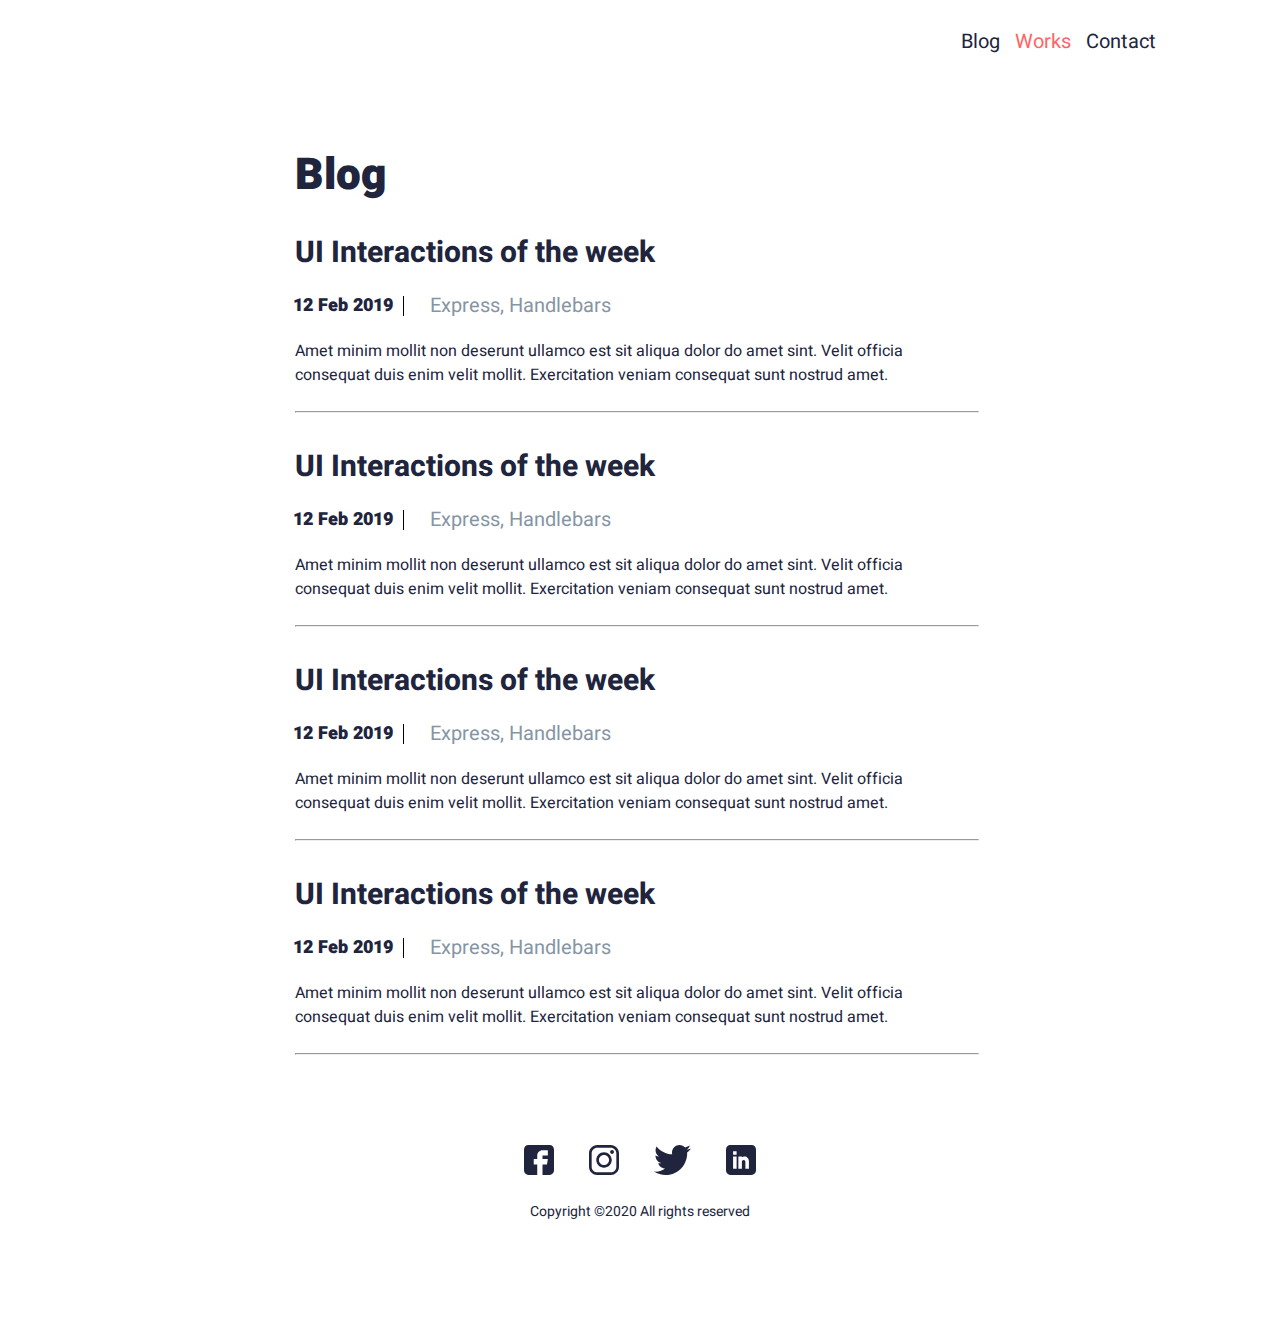
<file: HTML/blog.html>
<!DOCTYPE html>
<html lang="en">
  <head>
    <meta charset="UTF-8" />
    <meta http-equiv="X-UA-Compatible" content="IE=edge" />
    <meta name="viewport" content="width=device-width, initial-scale=1.0" />
    <title>Work</title>
    <link rel="stylesheet" href="../css/styles.css">
</head>
  </head>
  <body>
    <header class="header">
      <div class="container">
        <nav class="header__navigation">
          <ul class="header__list">
            <li class="header__list-item">
              <a class="header__list-link" href="./blog.html">Blog</a>
            </li>
            <li class="header__list-item">
              <a class="header__list-link header__list--active" href="./work.html">Works</a>
            </li>
            <li class="header__list-item">
              <a class="header__list-link" href="#">Contact</a>
            </li>
          </ul>
        </nav>

        <button class="header__menu"></button>
      </div>
    </header>

    <main class="main">
      <section class="main__section">
        <div class="container">
          <h2 class="main__section-title">Blog</h2>

          <ul class="main__section-list">
            <li class="main__section-list-item">
              <a class="main__section-list-link" href="./HTML/Work-Detail.html">                

                <div class="main__section-info">
                  <h3 class="main__section-list-title">UI Interactions of the week</h3>
                  <div class="main__section-list-info">
                    <p class="main__blog-list-date">12 Feb 2019</p>
                    <p class="main__section-list-info-text">Express, Handlebars</p>
                  </div>
                  <p class="main__blog-list-text">Amet minim mollit non deserunt ullamco est sit aliqua dolor do amet sint. Velit officia consequat duis enim velit mollit. Exercitation veniam consequat sunt nostrud amet.</p>
                </div>
              </a>
            </li>
          </ul>

          <hr class="main__blog-hr">

          <ul class="main__section-list">
            <li class="main__section-list-item">
              <a class="main__section-list-link" href="./HTML/Work-Detail.html">                

                <div class="main__section-info">
                  <h3 class="main__section-list-title">UI Interactions of the week</h3>
                  <div class="main__section-list-info">
                    <p class="main__blog-list-date">12 Feb 2019</p>
                    <p class="main__section-list-info-text">Express, Handlebars</p>
                  </div>
                  <p class="main__blog-list-text">Amet minim mollit non deserunt ullamco est sit aliqua dolor do amet sint. Velit officia consequat duis enim velit mollit. Exercitation veniam consequat sunt nostrud amet.</p>
                </div>
              </a>
            </li>
          </ul>

          <hr class="main__blog-hr">

          <ul class="main__section-list">
            <li class="main__section-list-item">
              <a class="main__section-list-link" href="./HTML/Work-Detail.html">                

                <div class="main__section-info">
                  <h3 class="main__section-list-title">UI Interactions of the week</h3>
                  <div class="main__section-list-info">
                    <p class="main__blog-list-date">12 Feb 2019</p>
                    <p class="main__section-list-info-text">Express, Handlebars</p>
                  </div>
                  <p class="main__blog-list-text">Amet minim mollit non deserunt ullamco est sit aliqua dolor do amet sint. Velit officia consequat duis enim velit mollit. Exercitation veniam consequat sunt nostrud amet.</p>
                </div>
              </a>
            </li>
          </ul>

          <hr class="main__blog-hr">

          <ul class="main__section-list">
            <li class="main__section-list-item">
              <a class="main__section-list-link" href="./HTML/Work-Detail.html">                

                <div class="main__section-info">
                  <h3 class="main__section-list-title">UI Interactions of the week</h3>
                  <div class="main__section-list-info">
                    <p class="main__blog-list-date">12 Feb 2019</p>
                    <p class="main__section-list-info-text">Express, Handlebars</p>
                  </div>
                  <p class="main__blog-list-text">Amet minim mollit non deserunt ullamco est sit aliqua dolor do amet sint. Velit officia consequat duis enim velit mollit. Exercitation veniam consequat sunt nostrud amet.</p>
                </div>
              </a>
            </li>
          </ul>

          <hr class="main__blog-hr">
        </div>
      </section>
    </main>

    <footer class="footer">
      <section class="footer__section">
        <div class="container">
          <ul class="footer__section-list">
            <li class="footer__section-list-item">
              <a class="footer__section-list-link" href="#">
                <img class="footer__section-list-link-img" src="../IMG/fb.svg" alt="Facebook">
              </a>
            </li>
            <li class="footer__section-list-item">
              <a class="footer__section-list-link" href="#">
                <img class="footer__section-list-link-img" src="../IMG/insta.svg" alt="Instagram">
              </a>
            </li>
            <li class="footer__section-list-item">
              <a class="footer__section-list-link" href="#">
                <img class="footer__section-list-link-img" src="../IMG/twitter.svg" alt="Twitter">
              </a>
            </li>
            <li class="footer__section-list-item">
              <a class="footer__section-list-link" href="#">
                <img class="footer__section-list-link-img" src="../IMG/Linkedin.svg" alt="Linkedin">
              </a>
            </li>
          </ul>
          <p class="footer__section-text">Copyright ©2020 All rights reserved </p>
        </div>
      </section>
    </footer>
  </body>
</html>
</file>
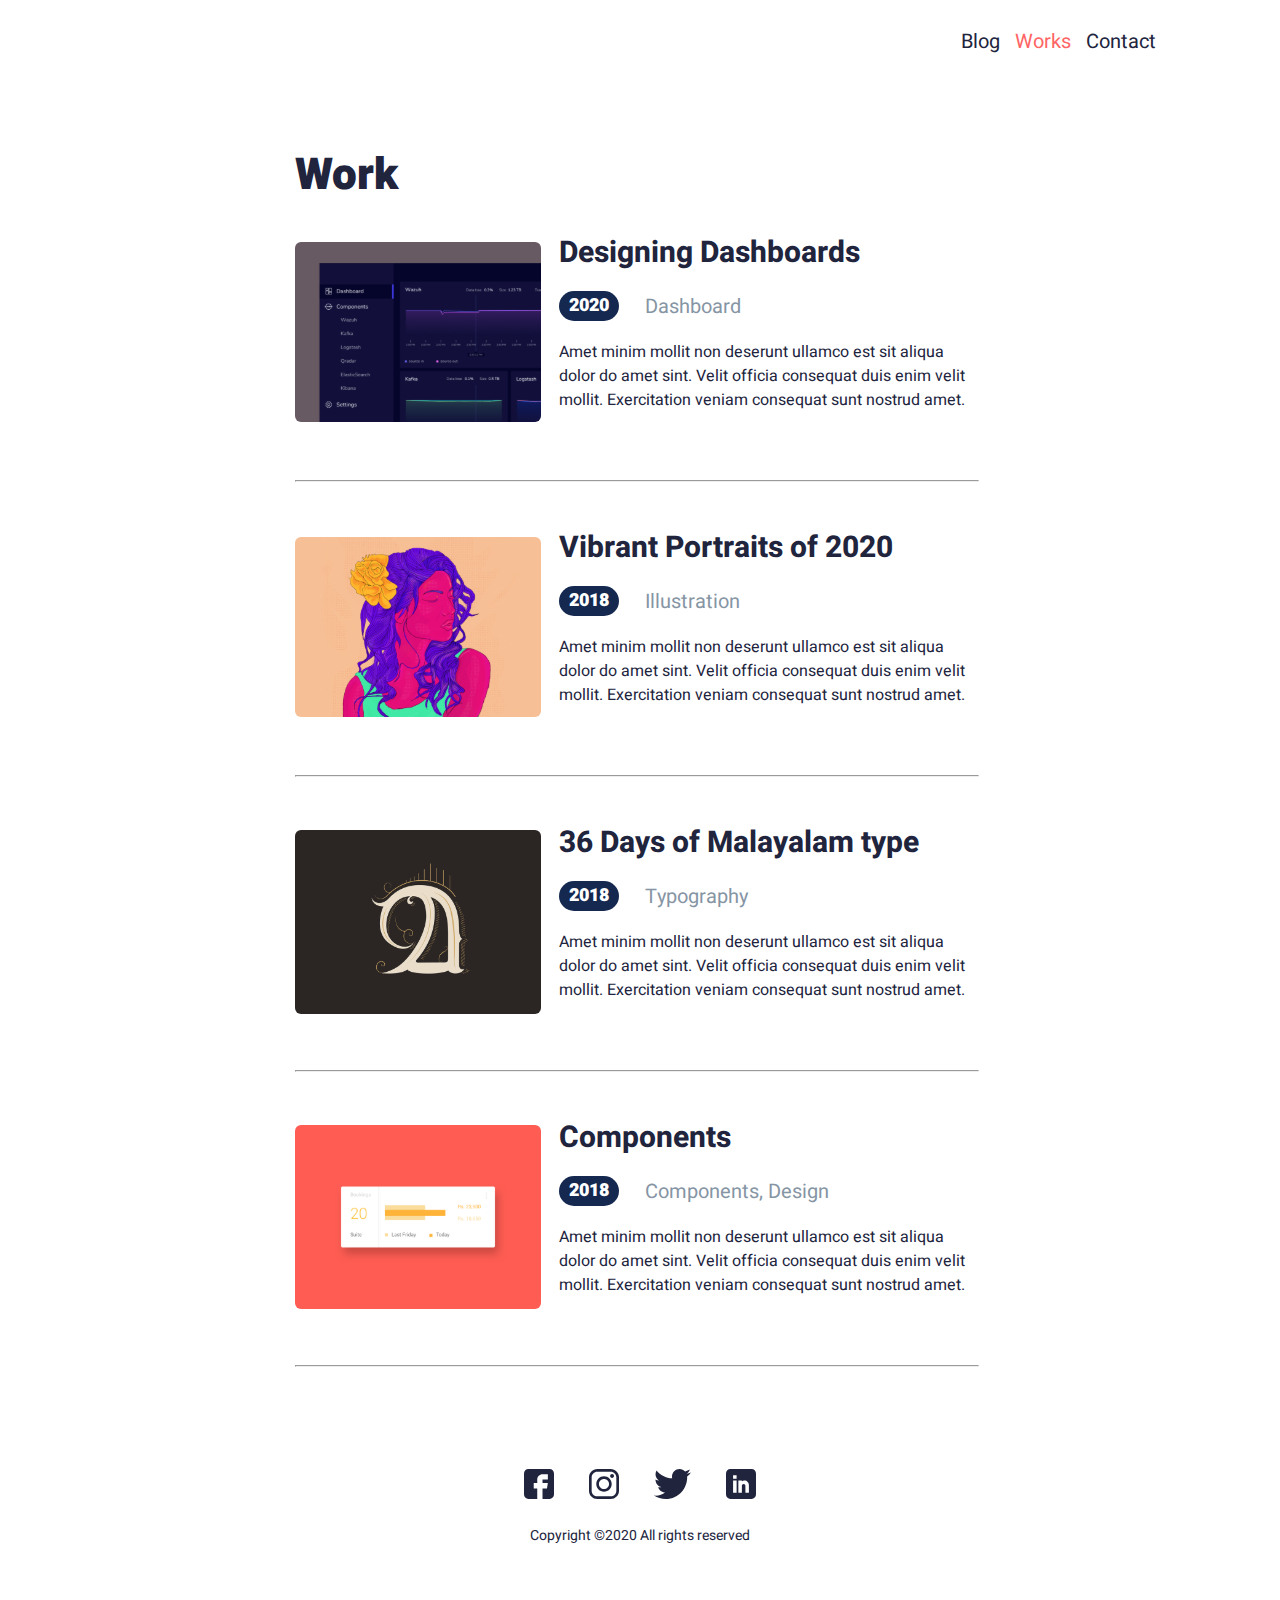
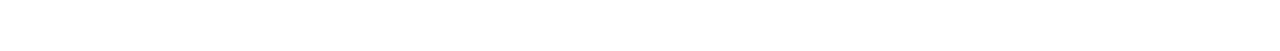
<file: HTML/work.html>
<!DOCTYPE html>
<html lang="en">
  <head>
    <meta charset="UTF-8" />
    <meta http-equiv="X-UA-Compatible" content="IE=edge" />
    <meta name="viewport" content="width=device-width, initial-scale=1.0" />
    <title>Work</title>
    <link rel="stylesheet" href="../css/styles.css">
</head>
  </head>
  <body>
    <header class="header">
      <div class="container">
        <nav class="header__navigation">
          <ul class="header__list">
            <li class="header__list-item">
              <a class="header__list-link" href="./blog.html">Blog</a>
            </li>
            <li class="header__list-item">
              <a class="header__list-link header__list--active" href="./work.html">Works</a>
            </li>
            <li class="header__list-item">
              <a class="header__list-link" href="#">Contact</a>
            </li>
          </ul>
        </nav>

        <button class="header__menu"></button>
      </div>
    </header>

    <main class="main">
      <section class="main__section">
        <div class="container">
          <h2 class="main__section-title">Work</h2>

          <ul class="main__section-list">
            <li class="main__section-list-item">
              <a class="main__section-list-link" href="./Work-Detail.html">
                <img class="main__section-link-img" src="../IMG/work-img1.svg" alt="Work img">

                <div class="main__section-info">
                  <h3 class="main__section-list-title">Designing Dashboards</h3>
                  <div class="main__section-list-info">
                    <p class="main__section-list-info-date">2020</p>
                    <p class="main__section-list-info-text">Dashboard</p>
                  </div>
                  <p class="main__section-list-text">Amet minim mollit non deserunt ullamco est sit aliqua dolor do amet sint. Velit officia consequat duis enim velit mollit. Exercitation veniam consequat sunt nostrud amet.</p>
                </div>
              </a>
            </li>
          </ul>

          <hr class="main__hr">
          <ul class="main__section-list">
          <li class="main__section-list-item">
            <a class="main__section-list-link main_responsive-link" href="./HTML/Work-Detail.html">
              <img class="main__section-link-img" src="../IMG/responsive-img.svg" alt="Work img">

              <div class="main__section-info">
                <h3 class="main__section-list-title">Designing Landing pages</h3>
                <div class="main__section-list-info">
                  <p class="main__section-list-info-date">2020</p>
                  <p class="main__section-list-info-text">Website</p>
                </div>
                <p class="main__section-list-text">Amet minim mollit non deserunt ullamco est sit aliqua dolor do amet sint. Velit officia consequat duis enim velit mollit. Exercitation veniam consequat sunt nostrud amet.</p>
              </div>
            </a>
          </li>
        </ul>

        <hr class="main__hr main_responsive-link">

          <ul class="main__section-list">
            <li class="main__section-list-item">
              <a class="main__section-list-link" href="#">
                <img class="main__section-link-img" src="../IMG/work-img2.svg" alt="Work img">

                <div class="main__section-info">
                  <h3 class="main__section-list-title">Vibrant Portraits of 2020</h3>
                  <div class="main__section-list-info">
                    <p class="main__section-list-info-date">2018</p>
                    <p class="main__section-list-info-text">Illustration</p>
                  </div>
                  <p class="main__section-list-text">Amet minim mollit non deserunt ullamco est sit aliqua dolor do amet sint. Velit officia consequat duis enim velit mollit. Exercitation veniam consequat sunt nostrud amet.</p>
                </div>
              </a>
            </li>
          </ul>

          <hr class="main__hr">

          <ul class="main__section-list">
            <li class="main__section-list-item">
              <a class="main__section-list-link" href="#">
                <img class="main__section-link-img" src="../IMG/work-img3.svg" alt="Work img">

                <div class="main__section-info">
                  <h3 class="main__section-list-title">36 Days of Malayalam type</h3>
                  <div class="main__section-list-info">
                    <p class="main__section-list-info-date">2018</p>
                    <p class="main__section-list-info-text">Typography</p>
                  </div>
                  <p class="main__section-list-text">Amet minim mollit non deserunt ullamco est sit aliqua dolor do amet sint. Velit officia consequat duis enim velit mollit. Exercitation veniam consequat sunt nostrud amet.</p>
                </div>
              </a>
            </li>
          </ul>

          <hr class="main__hr">

          <ul class="main__section-list">
            <li class="main__section-list-item">
              <a class="main__section-list-link" href="#">
                <img class="main__section-link-img" src="../IMG/work-img4.svg" alt="Work img">

                <div class="main__section-info">
                  <h3 class="main__section-list-title">Components</h3>
                  <div class="main__section-list-info">
                    <p class="main__section-list-info-date">2018</p>
                    <p class="main__section-list-info-text">Components, Design</p>
                  </div>
                  <p class="main__section-list-text">Amet minim mollit non deserunt ullamco est sit aliqua dolor do amet sint. Velit officia consequat duis enim velit mollit. Exercitation veniam consequat sunt nostrud amet.</p>
                </div>
              </a>
            </li>
          </ul>

          <hr class="main__hr">
        </div>
      </section>
    </main>

    <footer class="footer">
      <section class="footer__section">
        <div class="container">
          <ul class="footer__section-list">
            <li class="footer__section-list-item">
              <a class="footer__section-list-link" href="#">
                <img class="footer__section-list-link-img" src="../IMG/fb.svg" alt="Facebook">
              </a>
            </li>
            <li class="footer__section-list-item">
              <a class="footer__section-list-link" href="#">
                <img class="footer__section-list-link-img" src="../IMG/insta.svg" alt="Instagram">
              </a>
            </li>
            <li class="footer__section-list-item">
              <a class="footer__section-list-link" href="#">
                <img class="footer__section-list-link-img" src="../IMG/twitter.svg" alt="Twitter">
              </a>
            </li>
            <li class="footer__section-list-item">
              <a class="footer__section-list-link" href="#">
                <img class="footer__section-list-link-img" src="../IMG/Linkedin.svg" alt="Linkedin">
              </a>
            </li>
          </ul>
          <p class="footer__section-text">Copyright ©2020 All rights reserved </p>
        </div>
      </section>
    </footer>
  </body>
</html>
</file>
<file: css/styles.css>
/*! normalize.css v8.0.1 | MIT License | github.com/necolas/normalize.css */
/* Document
   ========================================================================== */
/**
 * 1. Correct the line height in all browsers.
 * 2. Prevent adjustments of font size after orientation changes in iOS.
 */
html {
  line-height: 1.15; /* 1 */
  -webkit-text-size-adjust: 100%; /* 2 */
}

/* Sections
     ========================================================================== */
/**
   * Remove the margin in all browsers.
   */
body {
  margin: 0;
}

/**
   * Render the `main` element consistently in IE.
   */
main {
  display: block;
}

/**
   * Correct the font size and margin on `h1` elements within `section` and
   * `article` contexts in Chrome, Firefox, and Safari.
   */
h1 {
  font-size: 2em;
  margin: 0.67em 0;
}

/* Grouping content
     ========================================================================== */
/**
   * 1. Add the correct box sizing in Firefox.
   * 2. Show the overflow in Edge and IE.
   */
hr {
  box-sizing: content-box; /* 1 */
  height: 0; /* 1 */
  overflow: visible; /* 2 */
}

/**
   * 1. Correct the inheritance and scaling of font size in all browsers.
   * 2. Correct the odd `em` font sizing in all browsers.
   */
pre {
  font-family: monospace, monospace; /* 1 */
  font-size: 1em; /* 2 */
}

/* Text-level semantics
     ========================================================================== */
/**
   * Remove the gray background on active links in IE 10.
   */
a {
  background-color: transparent;
}

/**
   * 1. Remove the bottom border in Chrome 57-
   * 2. Add the correct text decoration in Chrome, Edge, IE, Opera, and Safari.
   */
abbr[title] {
  border-bottom: none; /* 1 */
  text-decoration: underline; /* 2 */
  -webkit-text-decoration: underline dotted;
          text-decoration: underline dotted; /* 2 */
}

/**
   * Add the correct font weight in Chrome, Edge, and Safari.
   */
b,
strong {
  font-weight: bolder;
}

/**
   * 1. Correct the inheritance and scaling of font size in all browsers.
   * 2. Correct the odd `em` font sizing in all browsers.
   */
code,
kbd,
samp {
  font-family: monospace, monospace; /* 1 */
  font-size: 1em; /* 2 */
}

/**
   * Add the correct font size in all browsers.
   */
small {
  font-size: 80%;
}

/**
   * Prevent `sub` and `sup` elements from affecting the line height in
   * all browsers.
   */
sub,
sup {
  font-size: 75%;
  line-height: 0;
  position: relative;
  vertical-align: baseline;
}

sub {
  bottom: -0.25em;
}

sup {
  top: -0.5em;
}

/* Embedded content
     ========================================================================== */
/**
   * Remove the border on images inside links in IE 10.
   */
img {
  border-style: none;
}

/* Forms
     ========================================================================== */
/**
   * 1. Change the font styles in all browsers.
   * 2. Remove the margin in Firefox and Safari.
   */
button,
input,
optgroup,
select,
textarea {
  font-family: inherit; /* 1 */
  font-size: 100%; /* 1 */
  line-height: 1.15; /* 1 */
  margin: 0; /* 2 */
}

/**
   * Show the overflow in IE.
   * 1. Show the overflow in Edge.
   */
button,
input {
  /* 1 */
  overflow: visible;
}

/**
   * Remove the inheritance of text transform in Edge, Firefox, and IE.
   * 1. Remove the inheritance of text transform in Firefox.
   */
button,
select {
  /* 1 */
  text-transform: none;
}

/**
   * Correct the inability to style clickable types in iOS and Safari.
   */
button,
[type=button],
[type=reset],
[type=submit] {
  -webkit-appearance: button;
}

/**
   * Remove the inner border and padding in Firefox.
   */
button::-moz-focus-inner,
[type=button]::-moz-focus-inner,
[type=reset]::-moz-focus-inner,
[type=submit]::-moz-focus-inner {
  border-style: none;
  padding: 0;
}

/**
   * Restore the focus styles unset by the previous rule.
   */
button:-moz-focusring,
[type=button]:-moz-focusring,
[type=reset]:-moz-focusring,
[type=submit]:-moz-focusring {
  outline: 1px dotted ButtonText;
}

/**
   * Correct the padding in Firefox.
   */
fieldset {
  padding: 0.35em 0.75em 0.625em;
}

/**
   * 1. Correct the text wrapping in Edge and IE.
   * 2. Correct the color inheritance from `fieldset` elements in IE.
   * 3. Remove the padding so developers are not caught out when they zero out
   *    `fieldset` elements in all browsers.
   */
legend {
  box-sizing: border-box; /* 1 */
  color: inherit; /* 2 */
  display: table; /* 1 */
  max-width: 100%; /* 1 */
  padding: 0; /* 3 */
  white-space: normal; /* 1 */
}

/**
   * Add the correct vertical alignment in Chrome, Firefox, and Opera.
   */
progress {
  vertical-align: baseline;
}

/**
   * Remove the default vertical scrollbar in IE 10+.
   */
textarea {
  overflow: auto;
}

/**
   * 1. Add the correct box sizing in IE 10.
   * 2. Remove the padding in IE 10.
   */
[type=checkbox],
[type=radio] {
  box-sizing: border-box; /* 1 */
  padding: 0; /* 2 */
}

/**
   * Correct the cursor style of increment and decrement buttons in Chrome.
   */
[type=number]::-webkit-inner-spin-button,
[type=number]::-webkit-outer-spin-button {
  height: auto;
}

/**
   * 1. Correct the odd appearance in Chrome and Safari.
   * 2. Correct the outline style in Safari.
   */
[type=search] {
  -webkit-appearance: textfield; /* 1 */
  outline-offset: -2px; /* 2 */
}

/**
   * Remove the inner padding in Chrome and Safari on macOS.
   */
[type=search]::-webkit-search-decoration {
  -webkit-appearance: none;
}

/**
   * 1. Correct the inability to style clickable types in iOS and Safari.
   * 2. Change font properties to `inherit` in Safari.
   */
::-webkit-file-upload-button {
  -webkit-appearance: button; /* 1 */
  font: inherit; /* 2 */
}

/* Interactive
     ========================================================================== */
/*
   * Add the correct display in Edge, IE 10+, and Firefox.
   */
details {
  display: block;
}

/*
   * Add the correct display in all browsers.
   */
summary {
  display: list-item;
}

/* Misc
     ========================================================================== */
/**
   * Add the correct display in IE 10+.
   */
template {
  display: none;
}

/**
   * Add the correct display in IE 10.
   */
[hidden] {
  display: none;
}

@font-face {
  font-family: "Heebo";
  font-style: normal;
  font-weight: 400;
  src: local(""), url("../fonts/heebo-v21-latin-regular.woff2") format("woff2"), url("../fonts/heebo-v21-latin-regular.woff") format("woff"); /* Chrome 6+, Firefox 3.6+, IE 9+, Safari 5.1+ */
}
/* heebo-700 - latin */
@font-face {
  font-family: "Heebo";
  font-style: normal;
  font-weight: 700;
  src: local(""), url("../fonts/heebo-v21-latin-700.woff2") format("woff2"), url("../fonts/heebo-v21-latin-700.woff") format("woff"); /* Chrome 6+, Firefox 3.6+, IE 9+, Safari 5.1+ */
}
/* heebo-900 - latin */
@font-face {
  font-family: "Heebo";
  font-style: normal;
  font-weight: 900;
  src: local(""), url("../fonts/heebo-v21-latin-900.woff2") format("woff2"), url("../fonts/heebo-v21-latin-900.woff") format("woff"); /* Chrome 6+, Firefox 3.6+, IE 9+, Safari 5.1+ */
}
*,
*::after,
*::before {
  padding: 0;
  margin: 0;
  box-sizing: border-box;
}

body {
  display: flex;
  flex-direction: column;
  height: 100%;
  font-family: "Heebo", "Arial", sans-serif;
  font-weight: 700;
  font-size: 18px;
  line-height: 28px;
  line-height: 1.5;
  background-color: var(--midnight-green);
  color: var(--white);
}

a {
  text-decoration: none;
  display: block;
}

img {
  max-width: 100%;
  height: auto;
}

ul {
  padding: 0;
  margin: 0;
  list-style-type: none;
}

.container {
  max-width: 1152px;
  padding: 0 60px;
  margin-left: auto;
  margin-right: auto;
}

@media only screen and (max-width: 375px) {
  .container {
    max-width: 375px;
    padding: 0 18px;
  }
}
.visually-hidden {
  position: absolute;
  width: 1px;
  height: 1px;
  margin: -1px;
  border: 0;
  padding: 0;
  clip: rect(0 0 0 0);
  overflow: hidden;
}

.header__list {
  display: flex;
  justify-content: right;
  align-items: center;
  gap: 15px;
  margin-top: 27px;
  margin-bottom: 90px;
}
.header__list-link {
  font-weight: 500;
  font-size: 20px;
  line-height: 29px;
  text-align: right;
  color: #21243d;
  transition: all 0.3s ease;
}
.header__list-link:hover {
  color: #ff6464;
  scale: 1.3;
  transition: all 0.3s ease;
}
.header__list--active {
  color: #ff6464;
}
.header__menu {
  margin-left: 100%;
  width: 50px;
  height: 50px;
  background-color: transparent;
  background-image: url(../IMG/menu-btn.svg);
  background-repeat: no-repeat;
  background-position: center right;
  border: none;
  display: none;
}

@media only screen and (max-width: 375px) {
  .header {
    width: 100%;
    height: 50px;
  }
  .header__navigation {
    display: none;
  }
  .header__menu {
    display: block;
    margin-left: auto;
  }
}
.home {
  margin-top: 140px;
}
.home__section-intro-container {
  display: flex;
  align-items: center;
}
.home__section-intro-texts-title {
  width: 506px;
  height: 105px;
  font-weight: 700;
  font-size: 44px;
  line-height: 60px;
  color: #21243d;
}
.home__section-intro-texts-text {
  width: 497px;
  height: 66px;
  font-weight: 400;
  font-size: 16px;
  line-height: 24px;
  color: #21243d;
  margin-top: 40px;
}
.home__section-intro-img {
  margin-left: auto;
  margin-right: 0px;
}
.home__section-intro-btn {
  display: block;
  font-style: normal;
  font-weight: 500;
  font-size: 20px;
  line-height: 29px;
  padding: 13px 21px;
  background-color: #ff6464;
  border-radius: 2px;
  border: none;
  margin-top: 38px;
  margin-bottom: 71px;
  cursor: pointer;
  color: #ffffff;
  transition: all 0.3s ease;
}
.home__section-intro-btn:hover {
  opacity: 0.8;
  border-radius: 10px;
  transition: all 0.3s ease;
}

.intro__btn {
  display: block;
  font-style: normal;
  font-weight: 500;
  font-size: 20px;
  line-height: 29px;
  padding: 13px 21px;
  background-color: #ff6464;
  border-radius: 2px;
  border: none;
  margin-top: 38px;
  margin-bottom: 71px;
  cursor: pointer;
  color: #ffffff;
}

.posts__container {
  background-color: #edf7fa;
  padding-bottom: 32px;
}
.posts__container .titles {
  display: flex;
  justify-content: space-between;
}
.posts__container-title {
  font-weight: 400;
  font-size: 22px;
  line-height: 60px;
  display: inline-block;
  color: #21243d;
}
.posts__container-view {
  display: inline-block;
  padding: 20px 33px;
  font-weight: 400;
  font-size: 16px;
  line-height: 24px;
  text-align: right;
  color: #00a8cc;
}
.posts__container .post__containers {
  display: flex;
  justify-content: space-between;
}
.posts__container .post__container {
  margin-top: 2px;
  width: 518px;
  height: 295px;
  background-color: #ffffff;
  box-shadow: 0px 4px 10px rgba(187, 225, 250, 0.25);
  border-radius: 4px;
}
.posts__container .post__title {
  padding: 24px 32px 17px 42px;
  width: 504px;
  height: 85px;
  font-weight: 700;
  font-size: 26px;
  line-height: 38px;
  color: #21243d;
}
.posts__container .post__year {
  display: inline-block;
  margin-left: 42px;
}
.posts__container .post__border {
  display: inline-block;
  width: 0px;
  height: 21px;
  border: 1px solid #000000;
  margin-right: 26px;
  margin-left: 26px;
  margin-top: 22px;
}
.posts__container .post__text1 {
  display: inline-block;
  margin-right: 42px;
}
.posts__container .post__text2 {
  width: 368px;
  padding: 11px 25px 8px 42px;
  height: 117px;
  font-weight: 400;
  font-size: 16px;
  line-height: 24px;
  color: #21243d;
}

.works__container {
  padding: 0px 30px;
}

hr {
  color: #e0e0e0;
}

.work {
  display: flex;
  gap: 20px;
  margin-bottom: 15px;
  margin-top: 30px;
}
.work__title {
  width: 355px;
  height: 44px;
  font-weight: 700;
  font-size: 30px;
  line-height: 44px;
  color: #21243d;
}
.work__year {
  display: flex;
  gap: 26px;
  margin-top: 20px;
}
.work .year {
  width: 62px;
  height: 25px;
  background-color: #142850;
  border-radius: 16px;
  color: white;
  text-align: center;
}
.work .year__text {
  font-weight: 400;
  font-size: 20px;
  line-height: 29px;
  color: #8695a4;
}
.work .text {
  margin-top: 25px;
  width: 567px;
  height: 93px;
  font-weight: 400;
  font-size: 16px;
  line-height: 24px;
  color: #21243d;
}

.works__title {
  margin-top: 15px;
  margin-bottom: 22px;
  width: 152px;
  height: 60px;
  font-weight: 400;
  font-size: 22px;
  line-height: 60px;
  color: #21243d;
}

.footer__list {
  display: flex;
  margin-top: 130px;
  margin-bottom: 26px;
  gap: 35px;
  justify-content: center;
}

.footer__text {
  display: flex;
  margin-bottom: 54px;
  justify-content: center;
  font-weight: 400;
  font-size: 14px;
  line-height: 21px;
  text-align: center;
  color: #21243d;
}

.main__section {
  margin-left: 235px;
}
.main__section-title {
  font-weight: 900;
  font-size: 44px;
  line-height: 60px;
  color: #21243d;
  margin-bottom: 25px;
}
.main__section-list-link {
  display: flex;
  align-items: center;
  gap: 18px;
}
.main_responsive-link {
  display: none;
}
.main__section-info {
  margin-left: 18px;
}
.main__section-list-title {
  font-weight: 700;
  font-size: 30px;
  line-height: 44px;
  color: #21243d;
  margin-bottom: 16px;
}
.main__section-list-info {
  display: flex;
  align-items: center;
  gap: 26px;
  margin-bottom: 19px;
}
.main__section-list-info-date {
  padding: 5px 10px;
  font-weight: 900;
  font-size: 18px;
  line-height: 20px;
  background: #142850;
  color: #fff;
  border-radius: 16px;
  transition: all 0.3s ease;
}
.main__section-list-info-date:hover {
  color: rgb(156, 221, 4);
  background: #0e9170;
  transition: all 0.3s ease;
}
.main__section-list-info-text {
  font-weight: 400;
  font-size: 20px;
  line-height: 29px;
  color: #8695a4;
  transition: all 0.3s ease;
}
.main__section-list-info-text:hover {
  color: #515a63;
  transition: all 0.3s ease;
}
.main__section-list-text {
  font-weight: 400;
  font-size: 16px;
  line-height: 24px;
  color: #21243d;
  width: 408px;
  height: 93px;
}
.main__hr {
  margin-top: 47px;
  width: 682px;
  margin-bottom: 44px;
}

@media only screen and (max-width: 375px) {
  .main {
    margin: 0;
    padding: 0;
  }
  .main__section {
    margin-left: 8px;
  }
  .main__section-title {
    margin-top: 24px;
    font-weight: 700;
    font-size: 30px;
    margin-bottom: 13px;
  }
  .main__section-list-link {
    display: unset;
  }
  .main__section-link-img {
    width: 339px;
    height: 230px;
    margin-bottom: 17px;
  }
  .main__section-list-title {
    width: 350px;
    height: 30px;
    font-size: 24px;
    line-height: 30px;
  }
  .main__section-list-info {
    display: flex;
    align-items: center;
    gap: 22px;
  }
  .main__section-list-info-date {
    margin-top: -75px;
    font-size: 16px;
    line-height: 14px;
  }
  .main__section-list-info-text {
    font-size: 16px;
    line-height: 24px;
    width: 300px;
    height: 110px;
  }
  .main__hr {
    margin-top: 17px;
    width: 365px;
    margin-bottom: 22px;
  }
  .main_responsive-link {
    display: block;
  }
}
.footer__section {
  margin-top: 58px;
  height: 182px;
}
.footer__section-list {
  display: flex;
  justify-content: center;
  align-items: center;
  gap: 35px;
}
.footer__section-list-link {
  display: flex;
  transition: all 0.3s ease;
}
.footer__section-list-link:hover {
  scale: 1.3;
  transition: all 0.3s ease;
}
.footer__section-text {
  margin-top: 26px;
  font-weight: 400;
  font-size: 14px;
  line-height: 21px;
  text-align: center;
  color: #21243d;
}

.intro {
  margin-left: 235px;
}
.intro_title {
  margin: 0;
  padding: 0;
  margin-bottom: 15px;
  width: 506px;
  font-weight: 700;
  font-size: 34px;
  line-height: 50px;
  color: #21243d;
}
.intro-list {
  margin: 0;
  padding: 0;
  margin-bottom: 15px;
  display: flex;
  align-items: center;
  gap: 17px;
}
.intro_item__one {
  width: 62px;
  padding: 5px 10px;
  font-weight: 900;
  font-size: 18px;
  line-height: 20px;
  color: #ffffff;
  background-color: #ff7c7c;
  border-radius: 16px;
  transition: all 0.3s ease;
}
.intro_item__one:hover {
  color: rgb(156, 221, 4);
  background: #0e9170;
  transition: all 0.3s ease;
}
.intro_item__two {
  font-weight: 400;
  font-size: 20px;
  line-height: 29px;
  color: #21243d;
  transition: all 0.3s ease;
}
.intro_item__two:hover {
  color: #515a63;
  transition: all 0.3s ease;
}
.intro_text {
  margin: 0;
  padding: 0;
  width: 681px;
  font-weight: 400;
  font-size: 16px;
  line-height: 24px;
  margin-bottom: 46px;
}
.intro_img {
  margin-bottom: 46px;
}

@media only screen and (max-width: 375px) {
  .intro {
    margin: 0;
  }
  .intro-container {
    max-width: 375px;
    padding: 0 18px;
  }
  .intro_title {
    width: 339px;
    font-weight: 700;
    font-size: 30px;
    line-height: 40px;
    margin-bottom: 24px;
    margin-top: 32px;
    margin-left: auto;
    margin-right: auto;
    text-align: center;
  }
  .intro-list {
    margin-bottom: 24px;
  }
  .intro_text {
    width: 339px;
    font-size: 16px;
    line-height: 24px;
    margin-bottom: 23px;
  }
  .intro_img {
    margin-bottom: 23px;
  }
}
.works {
  margin-left: 235px;
}
.works_title {
  margin-bottom: 20px;
  font-weight: 500;
  font-size: 30px;
  line-height: 30px;
  color: #21243d;
}
.works_title__two {
  margin-bottom: 30px;
  font-weight: 500;
  font-size: 24px;
  line-height: 30px;
  color: #21243d;
}
.works_text {
  margin: 0;
  padding: 0;
  width: 677px;
  margin-bottom: 30px;
  font-weight: 400;
  font-size: 16px;
  line-height: 24px;
}
.works_img {
  margin-bottom: 27px;
}

@media only screen and (max-width: 375px) {
  .works {
    margin: 0;
  }
  .works_title {
    font-size: 26px;
    line-height: 20px;
  }
  .works_title__two {
    font-size: 20px;
    line-height: 20px;
    margin-bottom: 20px;
  }
  .works_text {
    width: 339px;
    font-size: 16px;
    line-height: 24px;
    margin-bottom: 24px;
  }
}
.main__section {
  margin-left: 235px;
}
.main__section-info {
  margin-left: 0;
}
.main__blog-list-date {
  display: flex;
  align-items: center;
  margin-left: -12px;
  padding: 5px 10px;
  font-weight: 900;
  font-size: 18px;
  line-height: 20px;
  color: #21243d;
  border-right: 1px solid #000;
  height: 20px;
  transition: all 0.3s ease;
}
.main__blog-list-date:hover {
  color: rgb(4, 105, 221);
  transition: all 0.3s ease;
}
.main__blog-list-text {
  font-weight: 400;
  font-size: 16px;
  line-height: 24px;
  color: #21243d;
  width: 682px;
  height: 43px;
}
.main__blog-hr {
  margin-top: 29px;
  width: 682px;
  margin-bottom: 32px;
}

@media only screen and (max-width: 375px) {
  .main {
    margin: 0;
    padding: 0;
  }
  .main__section {
    margin-left: 8px;
  }
  .main__section-list-title {
    width: 350px;
    height: 30px;
    font-size: 24px;
    line-height: 30px;
  }
  .main__blog-list-date {
    margin-top: -75px;
    width: 89px;
    height: 24px;
    font-size: 16px;
    line-height: 14px;
  }
  .main__blog-list-text {
    width: 300px;
    height: 110px;
    font-size: 16px;
    line-height: 24px;
  }
  .main__blog-hr {
    margin-top: 17px;
    width: 399px;
    margin-bottom: 22px;
  }
}/*# sourceMappingURL=styles.css.map */
</file>
